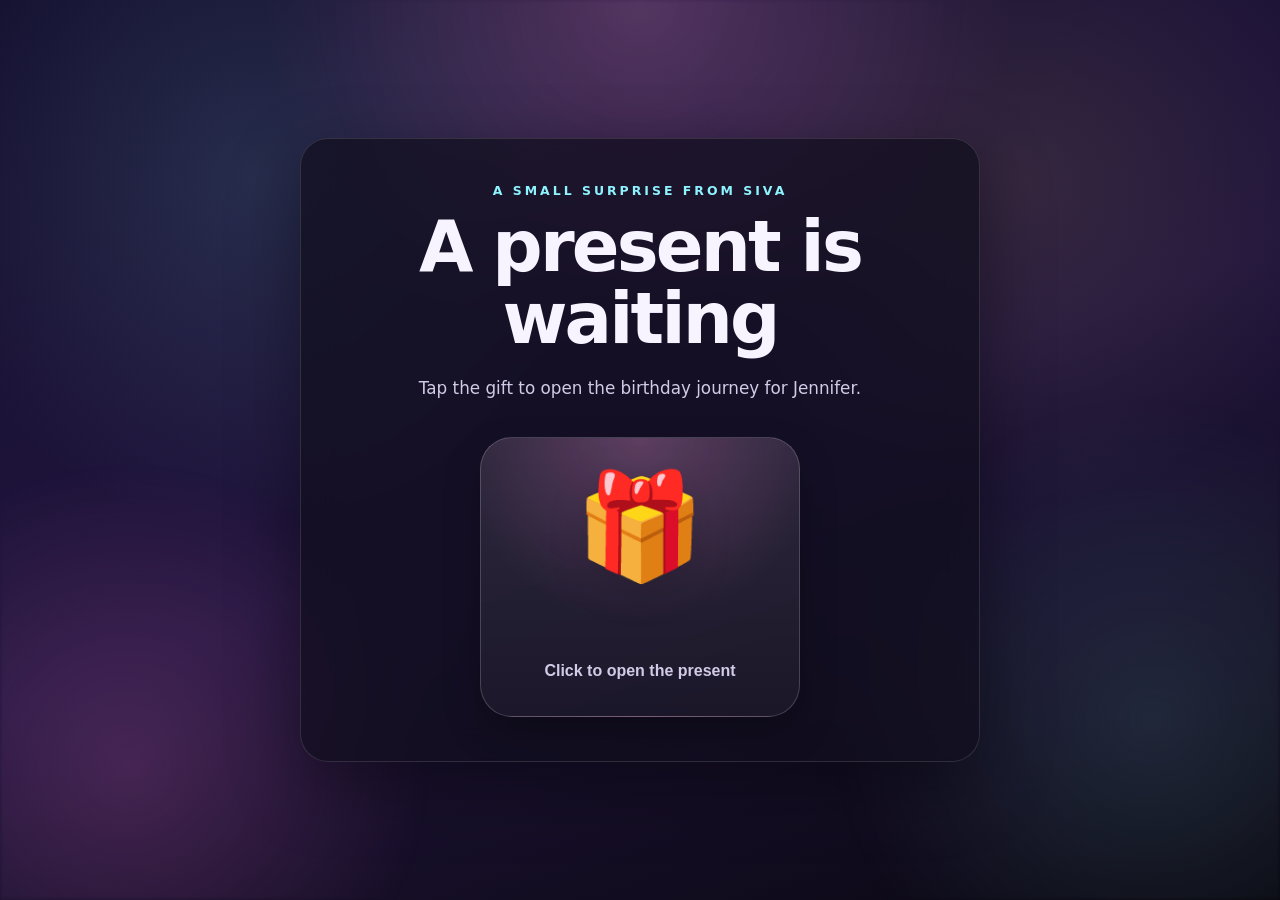
<file: index.html>
<!doctype html>
<html lang="en">
  <head>
    <meta charset="UTF-8" />
    <meta name="viewport" content="width=device-width, initial-scale=1.0" />
    <title>A Present for Jennifer</title>
    <link rel="stylesheet" href="style.css" />
  </head>
  <body class="page page-index">
    <main class="card">
      <p class="eyebrow">A small surprise from Siva</p>
      <h1>A present is waiting</h1>
      <p class="subtext">
        Tap the gift to open the birthday journey for Jennifer.
      </p>

      <button class="gift-button" type="button" data-gift aria-label="Open the present">
        <span class="gift-emoji" aria-hidden="true">🎁</span>
        <span class="gift-label">Click to open the present</span>
      </button>
    </main>

    <script src="script.js"></script>
  </body>
</html>
</file>
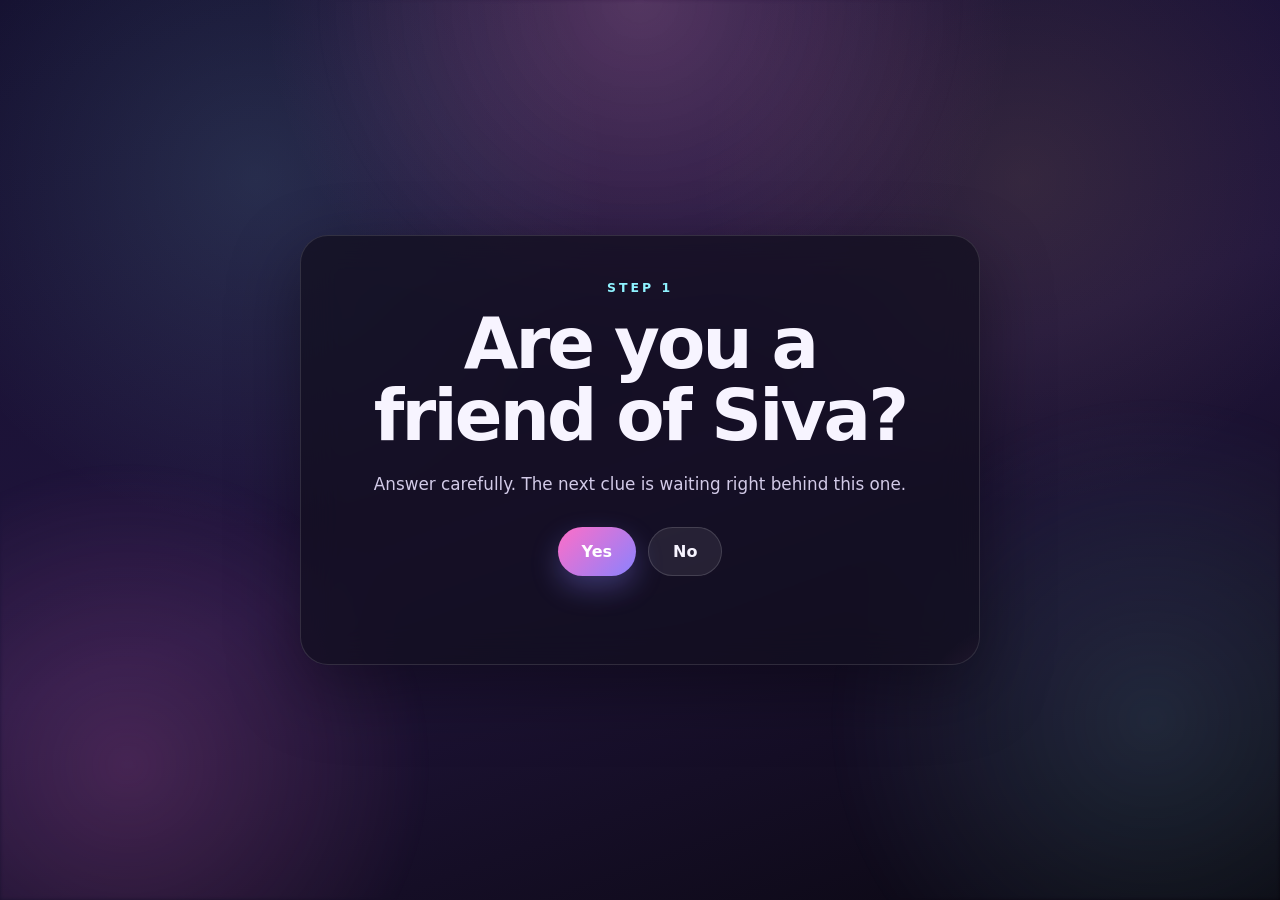
<file: friend.html>
<!doctype html>
<html lang="en">
  <head>
    <meta charset="UTF-8" />
    <meta name="viewport" content="width=device-width, initial-scale=1.0" />
    <title>Question One</title>
    <link rel="stylesheet" href="style.css" />
  </head>
  <body class="page page-question">
    <main class="card">
      <p class="eyebrow">Step 1</p>
      <h1>Are you a friend of Siva?</h1>
      <p class="subtext">
        Answer carefully. The next clue is waiting right behind this one.
      </p>

      <div class="actions">
        <button
          class="btn primary"
          type="button"
          data-next="specialty.html"
          data-message="Nice. You passed the first clue."
        >
          Yes
        </button>
        <button
          class="btn secondary"
          type="button"
          data-next="specialty.html"
          data-message="No worries. The surprise still includes you."
        >
          No
        </button>
      </div>

      <p class="status" data-note aria-live="polite"></p>
    </main>

    <script src="script.js"></script>
  </body>
</html>
</file>
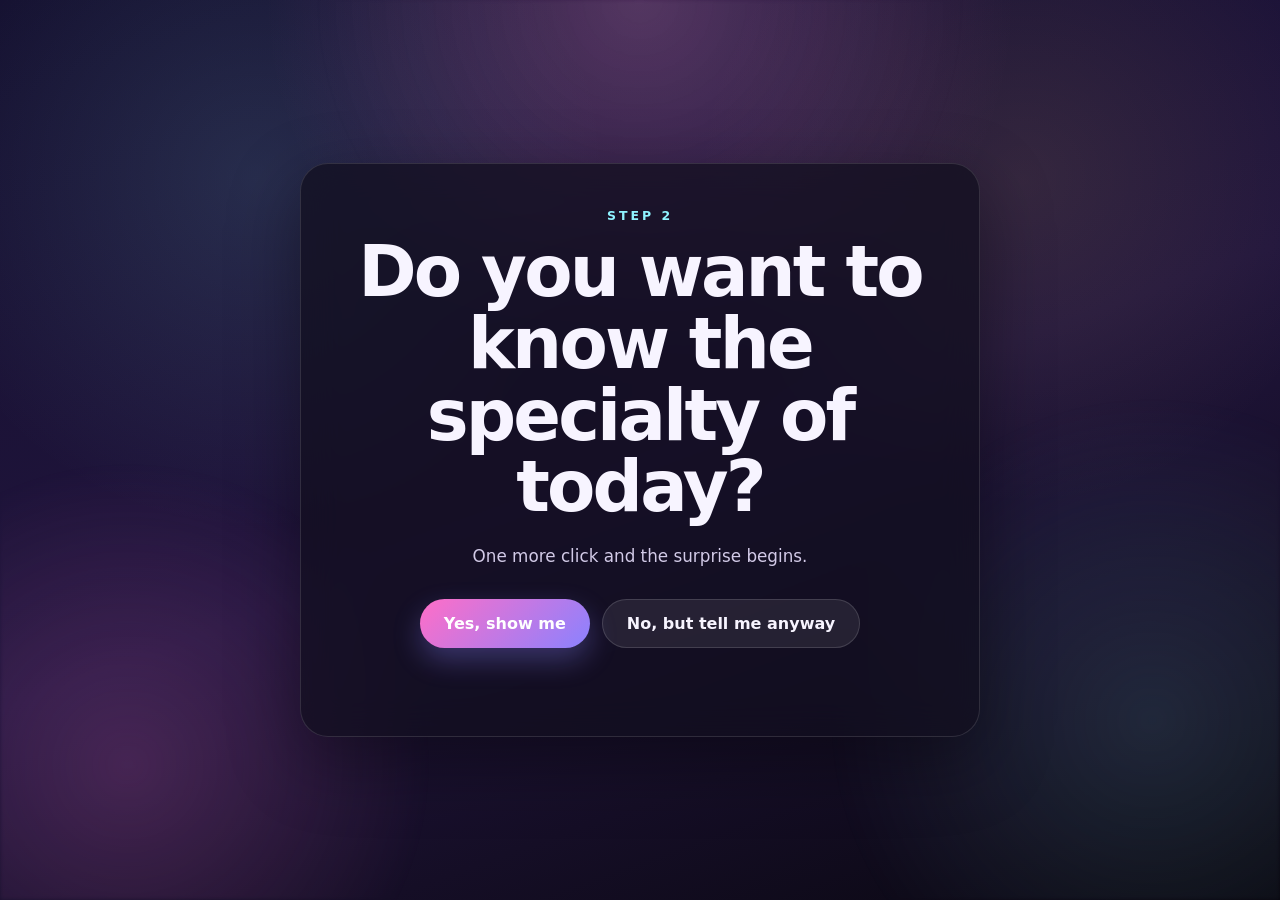
<file: specialty.html>
<!doctype html>
<html lang="en">
  <head>
    <meta charset="UTF-8" />
    <meta name="viewport" content="width=device-width, initial-scale=1.0" />
    <title>Question Two</title>
    <link rel="stylesheet" href="style.css" />
  </head>
  <body class="page page-question">
    <main class="card">
      <p class="eyebrow">Step 2</p>
      <h1>Do you want to know the specialty of today?</h1>
      <p class="subtext">
        One more click and the surprise begins.
      </p>

      <div class="actions">
        <button
          class="btn primary"
          type="button"
          data-next="surprise.html"
          data-message="Here comes the reveal."
        >
          Yes, show me
        </button>
        <button
          class="btn secondary"
          type="button"
          data-next="surprise.html"
          data-message="Too late. The surprise is ready."
        >
          No, but tell me anyway
        </button>
      </div>

      <p class="status" data-note aria-live="polite"></p>
    </main>

    <script src="script.js"></script>
  </body>
</html>
</file>
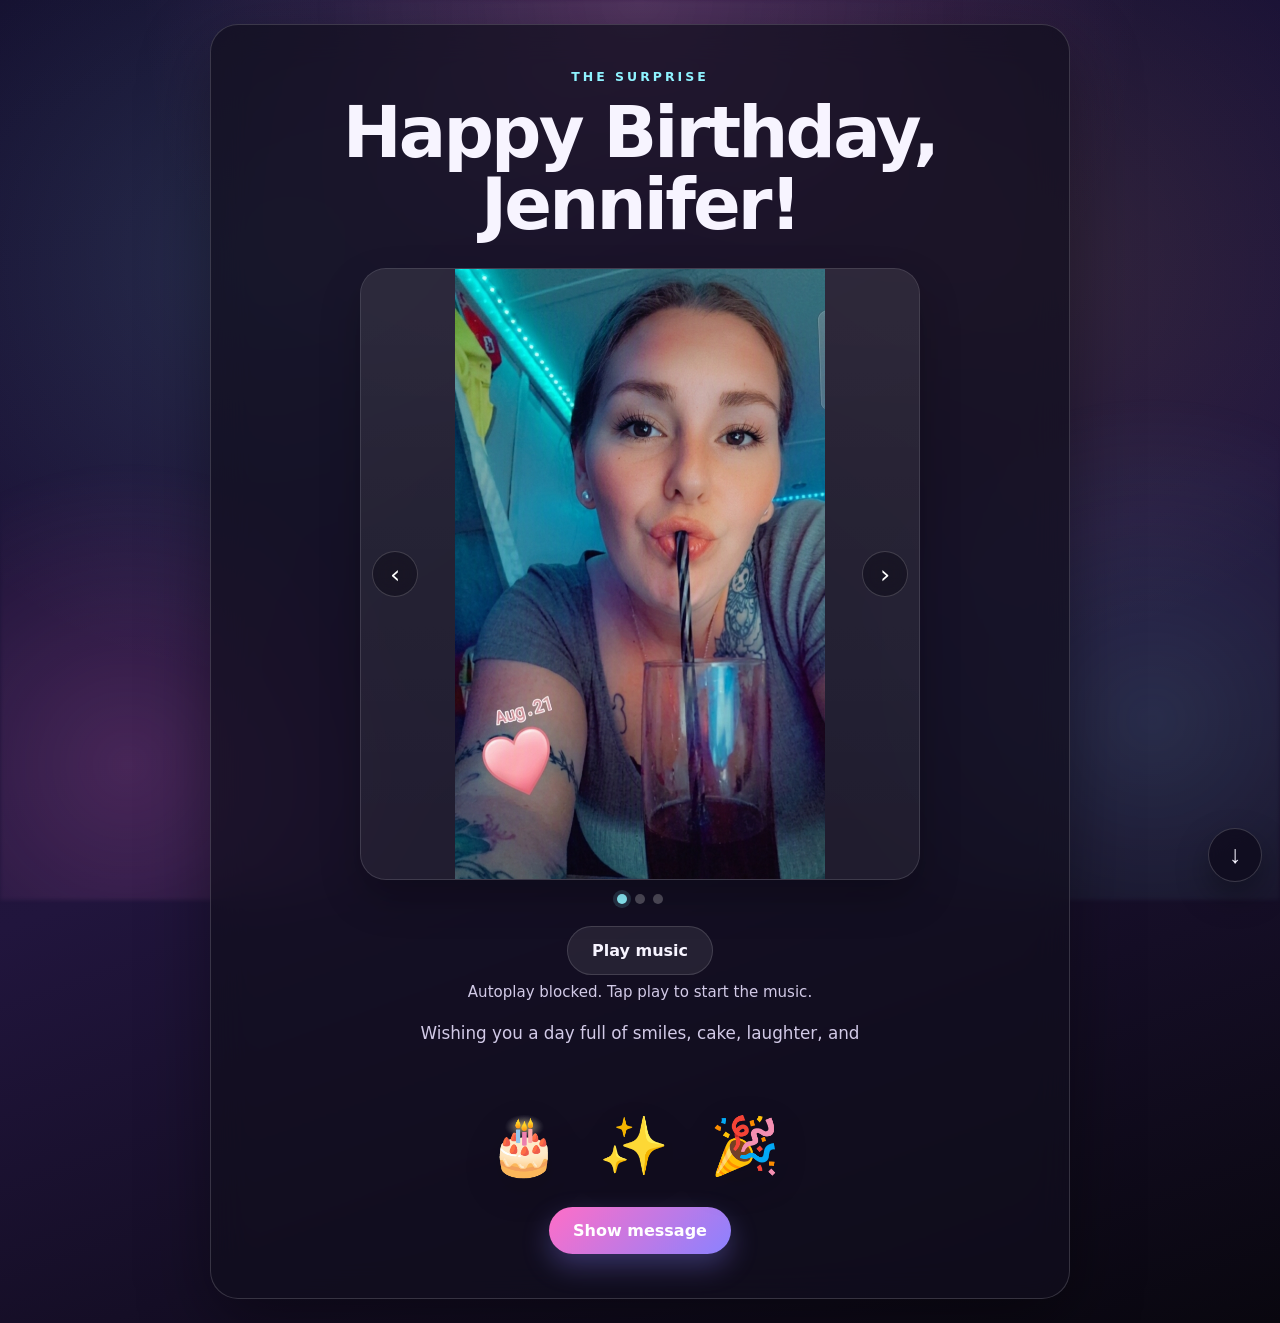
<file: surprise.html>
<!doctype html>
<html lang="en">
  <head>
    <meta charset="UTF-8" />
    <meta name="viewport" content="width=device-width, initial-scale=1.0" />
    <title>Happy Birthday Jennifer</title>
    <link rel="preconnect" href="https://fonts.googleapis.com" />
    <link rel="preconnect" href="https://fonts.gstatic.com" crossorigin />
    <link
      href="https://fonts.googleapis.com/css2?family=Story+Script&display=swap"
      rel="stylesheet"
    />
    <link rel="stylesheet" href="style.css" />
  </head>
  <body class="page page-surprise">
    <main class="card celebration-card">
      <p class="eyebrow">The surprise</p>
      <h1>Happy Birthday, Jennifer!</h1>

      <section class="photo-carousel" aria-label="Jennifer photo carousel">
        <div class="carousel-shell">
          <button
            class="carousel-control carousel-control-prev"
            type="button"
            data-carousel-prev
            aria-label="Previous photo"
          >
            &#8249;
          </button>

          <div class="carousel-viewport">
            <div class="carousel-track" data-carousel-track></div>
          </div>

          <button
            class="carousel-control carousel-control-next"
            type="button"
            data-carousel-next
            aria-label="Next photo"
          >
            &#8250;
          </button>
        </div>

        <div class="carousel-dots" data-carousel-dots></div>
      </section>

      <section class="music-panel" aria-label="Birthday music">
        <button
          class="btn secondary music-toggle"
          type="button"
          data-music-toggle
          aria-pressed="false"
        >
          Play music
        </button>
        <p class="music-status" data-music-status>Music starts automatically.</p>
      </section>

      <p class="subtext reveal-text" data-typewriter>
        Wishing you a day full of smiles, cake, laughter, and beautiful moments.
      </p>

      <div class="cake" aria-hidden="true">🎂 ✨ 🎉</div>

      <div class="actions">
        <button class="btn primary" type="button" data-open-letter>Show message</button>
      </div>
    </main>

    <button
      class="scroll-down-fab"
      type="button"
      data-scroll-to-letter
      aria-label="Jump to the letter button"
    >
      <span class="scroll-down-fab__icon" aria-hidden="true">↓</span>
    </button>

    <div class="letter-overlay" data-letter-overlay hidden>
      <div class="letter-popup" role="dialog" aria-modal="true" aria-labelledby="letter-title">
        <button
          class="letter-close"
          type="button"
          data-close-letter
          aria-label="Close letter"
        >
          ×
        </button>

        <p class="letter-kicker">A little letter</p>
        <h2 id="letter-title" class="letter-title story-script-regular">Happy Birthday, Jenny! 🎉</h2>

        <div class="letter-message story-script-regular">
          <p><strong>Happy Birthday, Jenny!</strong> 🎉</p>
          <p>
            I wanted to write you this short note to wish you a wonderful day. Who knew that
            meeting randomly on Discord over a game of PUBG would lead to such a cool
            friendship? I’m really grateful for all the fun chats, laughter and snap memories
            we’ve shared.
          </p>
          <p>
            Thank you for being such a great friend. May this new year bring you everything you
            wish for! Enjoy your day! 🎁🎉
          </p>
        </div>

        <div class="letter-footer">
          <span class="letter-hint">Close when you’re done reading.</span>
        </div>
      </div>
    </div>

    <audio
      data-birthday-music
      src="music/bdy.mp3"
      preload="auto"
      loop
      autoplay
    ></audio>

    <audio
      data-letter-music
      src="music/letter.mp3"
      preload="auto"
    ></audio>

    <script src="script.js"></script>
  </body>
</html>
</file>
<file: style.css>
:root {
  color-scheme: dark;
  --bg-1: #140f2f;
  --bg-2: #21153d;
  --bg-3: #09070f;
  --card: rgba(17, 14, 30, 0.72);
  --border: rgba(255, 255, 255, 0.12);
  --text: #f7f4ff;
  --muted: #d2cae7;
  --accent: #ff7ad9;
  --accent-2: #8ff3ff;
  --accent-3: #ffd166;
}

* {
  box-sizing: border-box;
}

html,
body {
  min-height: 100%;
}

body {
  margin: 0;
  font-family: "Segoe UI", system-ui, -apple-system, BlinkMacSystemFont, sans-serif;
  color: var(--text);
  background:
    radial-gradient(circle at top, rgba(255, 122, 217, 0.2), transparent 34%),
    radial-gradient(circle at 20% 20%, rgba(143, 243, 255, 0.12), transparent 28%),
    radial-gradient(circle at 80% 20%, rgba(255, 209, 102, 0.1), transparent 26%),
    linear-gradient(160deg, var(--bg-1), var(--bg-2) 52%, var(--bg-3));
  overflow-x: hidden;
}

body::before {
  content: "";
  position: fixed;
  inset: 0;
  pointer-events: none;
  background:
    radial-gradient(circle at 50% 0%, rgba(255, 255, 255, 0.08), transparent 30%),
    radial-gradient(circle at 10% 85%, rgba(255, 122, 217, 0.18), transparent 22%),
    radial-gradient(circle at 90% 80%, rgba(143, 243, 255, 0.12), transparent 24%);
  filter: blur(2px);
}

.page {
  min-height: 100vh;
  display: grid;
  place-items: center;
  padding: 24px;
}

.card {
  width: min(680px, 100%);
  position: relative;
  z-index: 2;
  overflow: hidden;
  padding: clamp(28px, 4vw, 44px);
  text-align: center;
  border: 1px solid var(--border);
  border-radius: 28px;
  background: var(--card);
  backdrop-filter: blur(18px);
  box-shadow: 0 24px 70px rgba(0, 0, 0, 0.38);
}

.card::after {
  content: "";
  position: absolute;
  inset: auto -25% -45% auto;
  width: 240px;
  height: 240px;
  border-radius: 50%;
  background: radial-gradient(circle, rgba(255, 122, 217, 0.18), transparent 70%);
  pointer-events: none;
}

.eyebrow {
  margin: 0 0 14px;
  color: var(--accent-2);
  text-transform: uppercase;
  letter-spacing: 0.24em;
  font-size: 0.78rem;
  font-weight: 700;
}

h1 {
  margin: 0;
  font-size: clamp(2.1rem, 6vw, 4.4rem);
  line-height: 1.02;
  letter-spacing: -0.04em;
}

.subtext {
  margin: 18px auto 0;
  max-width: 40rem;
  color: var(--muted);
  font-size: 1.05rem;
  line-height: 1.7;
}

.actions {
  display: flex;
  gap: 12px;
  justify-content: center;
  flex-wrap: wrap;
  margin-top: 28px;
}

.scroll-down-fab {
  position: fixed;
  right: 18px;
  bottom: 18px;
  z-index: 8;
  width: 54px;
  height: 54px;
  display: grid;
  place-items: center;
  border: 1px solid rgba(255, 255, 255, 0.18);
  border-radius: 999px;
  background: rgba(14, 11, 28, 0.8);
  color: var(--text);
  cursor: pointer;
  backdrop-filter: blur(14px);
  box-shadow: 0 14px 32px rgba(0, 0, 0, 0.34);
  transition: transform 0.18s ease, background 0.18s ease, border-color 0.18s ease;
}

.scroll-down-fab:hover,
.scroll-down-fab:focus-visible {
  transform: translateY(-3px) scale(1.05);
  background: rgba(255, 122, 217, 0.28);
  border-color: rgba(255, 255, 255, 0.32);
}

.scroll-down-fab[hidden] {
  display: none !important;
}

.scroll-down-fab__icon {
  font-size: 1.55rem;
  line-height: 1;
}

.btn {
  appearance: none;
  border: 0;
  border-radius: 999px;
  padding: 14px 24px;
  font: inherit;
  font-weight: 700;
  text-decoration: none;
  cursor: pointer;
  transition: transform 0.18s ease, box-shadow 0.18s ease, background 0.18s ease, border-color 0.18s ease;
}

.btn:hover,
.btn:focus-visible {
  transform: translateY(-2px);
}

.btn.primary {
  color: white;
  background: linear-gradient(135deg, #ff6ec7, #8a82ff);
  box-shadow: 0 12px 28px rgba(138, 130, 255, 0.32);
}

.btn.secondary {
  color: var(--text);
  background: rgba(255, 255, 255, 0.08);
  border: 1px solid rgba(255, 255, 255, 0.14);
}

.story-script-regular {
  font-family: "Story Script", sans-serif;
  font-weight: 400;
  font-style: normal;
}

.gift-button {
  margin: 34px auto 0;
  width: min(320px, 100%);
  min-height: 280px;
  display: grid;
  place-items: center;
  gap: 14px;
  border: 1px solid rgba(255, 255, 255, 0.18);
  border-radius: 32px;
  background:
    linear-gradient(180deg, rgba(255, 255, 255, 0.1), rgba(255, 255, 255, 0.04)),
    radial-gradient(circle at top, rgba(255, 122, 217, 0.24), transparent 58%);
  color: var(--text);
  cursor: pointer;
  transition: transform 0.2s ease, box-shadow 0.2s ease, border-color 0.2s ease;
  box-shadow: 0 16px 36px rgba(0, 0, 0, 0.28);
}

.gift-button:hover,
.gift-button:focus-visible {
  transform: translateY(-4px) scale(1.01);
  border-color: rgba(255, 255, 255, 0.32);
  box-shadow: 0 20px 44px rgba(0, 0, 0, 0.34);
}

.gift-emoji {
  display: block;
  font-size: clamp(4rem, 10vw, 6.5rem);
  line-height: 1;
  animation: bob 2.1s ease-in-out infinite;
  filter: drop-shadow(0 10px 18px rgba(0, 0, 0, 0.18));
}

.gift-label {
  font-size: 1rem;
  font-weight: 700;
  color: var(--muted);
}

.status {
  min-height: 1.4em;
  margin: 22px 0 0;
  color: var(--accent-3);
  font-weight: 700;
  opacity: 0;
  transition: opacity 0.2s ease;
}

.status.visible {
  opacity: 1;
}

.celebration-card {
  width: min(860px, 100%);
  border-color: rgba(255, 255, 255, 0.16);
}

.photo-carousel {
  position: relative;
  z-index: 1;
  margin: 26px auto 0;
  width: min(100%, 560px);
}

.music-panel {
  margin: 22px auto 0;
  display: grid;
  justify-items: center;
  gap: 8px;
}

.music-toggle.is-playing {
  color: white;
  background: linear-gradient(135deg, #ff6ec7, #8a82ff);
  box-shadow: 0 12px 28px rgba(138, 130, 255, 0.28);
}

.music-status {
  margin: 0;
  color: var(--muted);
  font-size: 0.94rem;
}

.letter-overlay {
  position: fixed;
  inset: 0;
  z-index: 20;
  display: grid;
  place-items: center;
  padding: 20px;
  background: rgba(5, 4, 12, 0.68);
  backdrop-filter: blur(8px);
}

.letter-overlay[hidden] {
  display: none !important;
}

.letter-popup {
  position: relative;
  width: min(92vw, 520px);
  padding: 26px 24px 20px;
  border-radius: 28px;
  border: 1px solid rgba(93, 67, 42, 0.18);
  background:
    linear-gradient(180deg, rgba(255, 250, 242, 0.99), rgba(247, 235, 215, 0.98)),
    repeating-linear-gradient(
      180deg,
      transparent 0,
      transparent 32px,
      rgba(109, 83, 54, 0.08) 32px,
      rgba(109, 83, 54, 0.08) 33px
    );
  color: #3d2d25;
  box-shadow: 0 28px 80px rgba(0, 0, 0, 0.38);
}

.letter-popup::before {
  content: "";
  position: absolute;
  inset: 12px;
  border-radius: 22px;
  border: 1px solid rgba(131, 101, 73, 0.09);
  pointer-events: none;
}

.letter-close {
  position: absolute;
  top: 14px;
  right: 14px;
  width: 38px;
  height: 38px;
  border: 0;
  border-radius: 999px;
  background: rgba(61, 45, 37, 0.09);
  color: #4d382f;
  font: inherit;
  font-size: 1.5rem;
  line-height: 1;
  cursor: pointer;
}

.letter-close:hover,
.letter-close:focus-visible {
  background: rgba(61, 45, 37, 0.14);
}

.letter-kicker {
  margin: 0 0 8px;
  color: #8a6a53;
  text-transform: uppercase;
  letter-spacing: 0.22em;
  font-size: 0.72rem;
  font-weight: 700;
}

.letter-title {
  margin: 0 0 14px;
  font-size: clamp(2rem, 7vw, 3.3rem);
  line-height: 1;
  color: #4a2e24;
}

.letter-message {
  display: block;
  width: 100%;
  min-height: 230px;
  padding: 6px 2px 12px;
  border: 0;
  outline: none;
  background: transparent;
  color: #4a2e24;
  font-size: clamp(1.35rem, 3vw, 1.8rem);
  line-height: 1.65;
  letter-spacing: 0.01em;
  cursor: default;
}

.letter-message p {
  margin: 0 0 14px;
}

.letter-message p:last-child {
  margin-bottom: 0;
}

.letter-footer {
  display: flex;
  gap: 12px;
  justify-content: space-between;
  align-items: center;
  flex-wrap: wrap;
  margin-top: 6px;
  padding-top: 14px;
  border-top: 1px solid rgba(74, 46, 36, 0.12);
}

.letter-hint {
  color: rgba(74, 46, 36, 0.66);
  font-size: 0.9rem;
}

.page.modal-open {
  overflow: hidden;
}

.carousel-shell {
  position: relative;
}

.carousel-viewport {
  overflow: hidden;
  border-radius: 26px;
  border: 1px solid rgba(255, 255, 255, 0.14);
  background: rgba(255, 255, 255, 0.05);
  box-shadow: 0 18px 40px rgba(0, 0, 0, 0.24);
  height: clamp(380px, 68vh, 720px);
}

.carousel-track {
  display: flex;
  height: 100%;
  will-change: transform;
  transition: transform 0.55s cubic-bezier(0.2, 0.8, 0.2, 1);
}

.carousel-slide {
  margin: 0;
  min-width: 100%;
  height: 100%;
  position: relative;
  background: linear-gradient(180deg, rgba(255, 255, 255, 0.08), rgba(255, 255, 255, 0.03));
}

.carousel-slide img {
  width: 100%;
  height: 100%;
  display: block;
  object-fit: contain;
  background: rgba(10, 8, 24, 0.18);
}

.carousel-control {
  position: absolute;
  top: 50%;
  z-index: 2;
  width: 46px;
  height: 46px;
  display: grid;
  place-items: center;
  border: 0;
  border-radius: 999px;
  color: white;
  font: inherit;
  font-size: 1.6rem;
  cursor: pointer;
  background: rgba(12, 8, 24, 0.5);
  border: 1px solid rgba(255, 255, 255, 0.18);
  backdrop-filter: blur(10px);
  transform: translateY(-50%);
  transition: transform 0.18s ease, background 0.18s ease, border-color 0.18s ease;
}

.carousel-control:hover,
.carousel-control:focus-visible {
  transform: translateY(-50%) scale(1.05);
  background: rgba(255, 122, 217, 0.45);
  border-color: rgba(255, 255, 255, 0.3);
}

.carousel-control-prev {
  left: 12px;
}

.carousel-control-next {
  right: 12px;
}

.carousel-dots {
  display: flex;
  justify-content: center;
  gap: 8px;
  margin-top: 14px;
}

.carousel-dot {
  width: 10px;
  height: 10px;
  padding: 0;
  border: 0;
  border-radius: 50%;
  background: rgba(255, 255, 255, 0.26);
  cursor: pointer;
  transition: transform 0.18s ease, background 0.18s ease, box-shadow 0.18s ease;
}

.carousel-dot:hover,
.carousel-dot:focus-visible {
  transform: scale(1.15);
}

.carousel-dot.is-active {
  background: var(--accent-2);
  box-shadow: 0 0 0 4px rgba(143, 243, 255, 0.16);
}

.reveal-text {
  min-height: 3.6em;
}

.cake {
  margin-top: 34px;
  font-size: clamp(2rem, 5vw, 3.5rem);
  letter-spacing: 0.2em;
  filter: drop-shadow(0 10px 18px rgba(0, 0, 0, 0.16));
}

.ambient-comet {
  position: fixed;
  left: 0;
  top: 0;
  z-index: 1;
  pointer-events: none;
  border-radius: 999px;
  color: rgba(255, 255, 255, 0.96);
  background: radial-gradient(circle at 35% 35%, currentColor 0 36%, rgba(255, 255, 255, 0.25) 56%, transparent 72%);
  box-shadow: 0 0 18px currentColor;
  mix-blend-mode: screen;
  opacity: 0;
  will-change: transform, opacity;
  animation-name: cometDrift;
  animation-timing-function: linear;
  animation-fill-mode: forwards;
}

.ambient-comet::after {
  content: "";
  position: absolute;
  top: 50%;
  right: 80%;
  width: clamp(42px, 8vw, 112px);
  height: 2px;
  border-radius: 999px;
  transform: translateY(-50%);
  background: linear-gradient(90deg, transparent 0%, currentColor 52%, rgba(255, 255, 255, 0.1) 100%);
  opacity: 0.55;
}

.confetti {
  position: fixed;
  top: -16px;
  width: 10px;
  height: 16px;
  border-radius: 2px;
  opacity: 0.95;
  pointer-events: none;
  animation-name: fall;
  animation-timing-function: linear;
  animation-fill-mode: forwards;
  z-index: 3;
}

@keyframes bob {
  0%,
  100% {
    transform: translateY(0);
  }
  50% {
    transform: translateY(-10px);
  }
}

@keyframes fall {
  from {
    transform: translate3d(0, -20px, 0) rotate(0deg);
    opacity: 1;
  }
  to {
    transform: translate3d(0, 110vh, 0) rotate(720deg);
    opacity: 0;
  }
}

@keyframes cometDrift {
  0% {
    transform: translate3d(0, 0, 0) scale(0.72) rotate(16deg);
    opacity: 0;
  }

  12% {
    opacity: 1;
  }

  100% {
    transform: translate3d(var(--dx), var(--dy), 0) scale(1.02) rotate(16deg);
    opacity: 0;
  }
}

@media (max-width: 640px) {
  .card {
    border-radius: 22px;
  }

  .actions {
    flex-direction: column;
  }

  .btn {
    width: 100%;
  }

  .scroll-down-fab {
    right: 14px;
    bottom: 14px;
    width: 50px;
    height: 50px;
  }

  .gift-button {
    min-height: 250px;
  }

  .photo-carousel {
    width: 100%;
  }

  .carousel-viewport {
    border-radius: 20px;
    height: clamp(340px, 64vh, 560px);
  }

  .carousel-control {
    width: 38px;
    height: 38px;
    font-size: 1.35rem;
  }

  .carousel-control-prev {
    left: 8px;
  }

  .carousel-control-next {
    right: 8px;
  }
}
</file>
